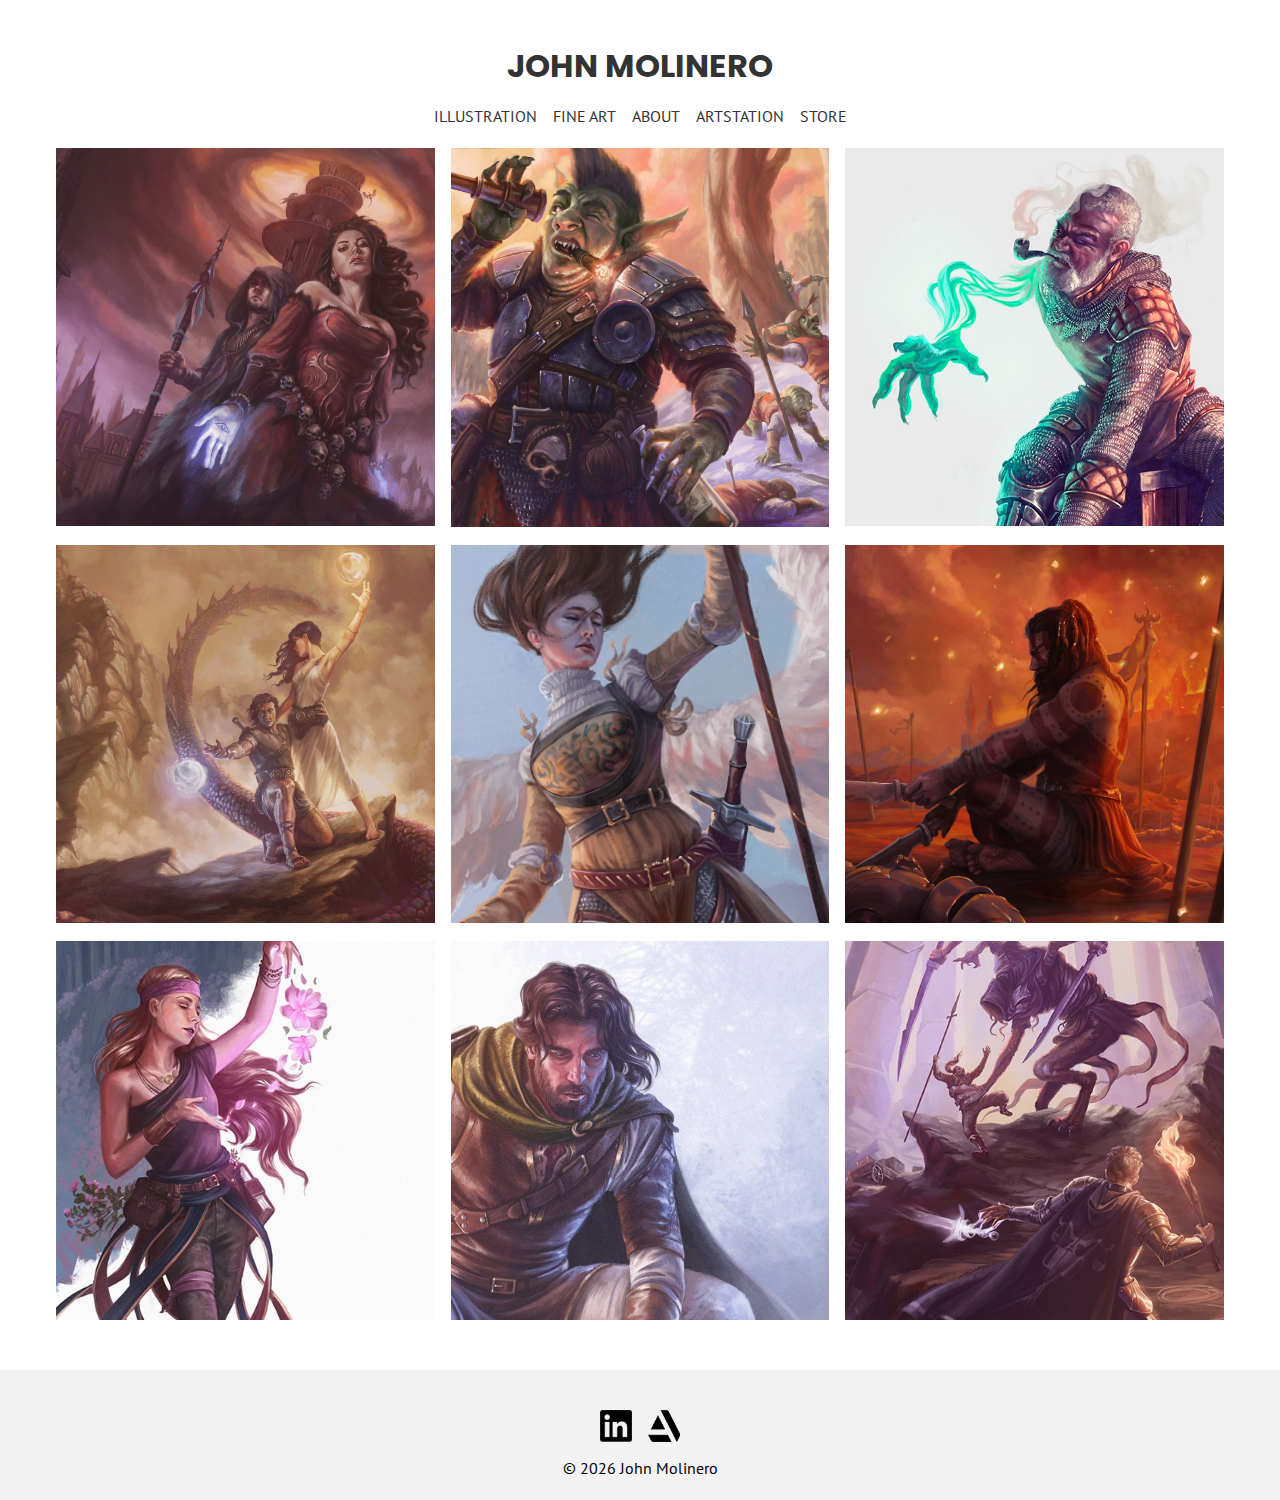
<file: index.html>
<!DOCTYPE html>

<html lang="en">
  <head>
    <meta charset="utf-8" />
    <meta name="viewport" content="width=device-width, initial-scale=1.0" />

    <title>John Molinero</title>
    <meta name="description" content="John Molinero's Portfolio" />

    <link rel="stylesheet" href="css/reset.css" />
    <link rel="stylesheet" href="css/styles.css" />
    <script src="js/nav.js"></script>
    <script src="js/footer.js"></script>
    <script src="js/images.js"></script>
  </head>

  <body>
    <div id="container">
      <aside id="info">
        <div id="name">
          <a href="/"><h1>John Molinero</h1></a>
        </div>
        <nav id="pages"></nav>
      </aside>
      <section id="main" class="grid">
        <a class="art">
          <img
            src="img/art/crops/john-molinero-john-molinero-the-sun-in-the-darkness.jpg"
            alt=""
          />
        </a>
        <a class="art">
          <img
            src="img/art/crops/john-molinero-john-molinero-goblin-lookout.jpg"
            alt=""
          />
        </a>
        <a class="art">
          <img src="img/art/crops/john-molinero-half-spirit.jpg" alt="" />
        </a>
        <a class="art">
          <img src="img/art/crops/john-molinero-torchlight-full.jpg" alt="" />
        </a>
        <a class="art">
          <img src="img/art/crops/john-molinero-angel.jpg" alt="" />
        </a>
        <a class="art">
          <img src="img/art/crops/john-molinero-burning-city.jpg" alt="" />
        </a>
        <!-- <a class="art">
          <img src="img/art/crops/john-molinero-shambler-wight.jpg" alt="" />
        </a> -->
        <a class="art">
          <img src="img/art/crops/john-molinero-anita.jpg" alt="" />
        </a>
        <a class="art">
          <img src="img/art/crops/john-molinero-ranger.jpg" alt="" />
        </a>
        <a class="art">
          <img
            src="img/art/crops/john-molinero-the-lost-tomb-of-the-wights.jpg"
            alt=""
          />
        </a>
      </section>
    </div>
    <footer id="footer"></footer>
    <script>
      new Nav(document.getElementById('pages'));
      new Footer(document.getElementById('footer'));
      new Images();
    </script>
  </body>
</html>
</file>
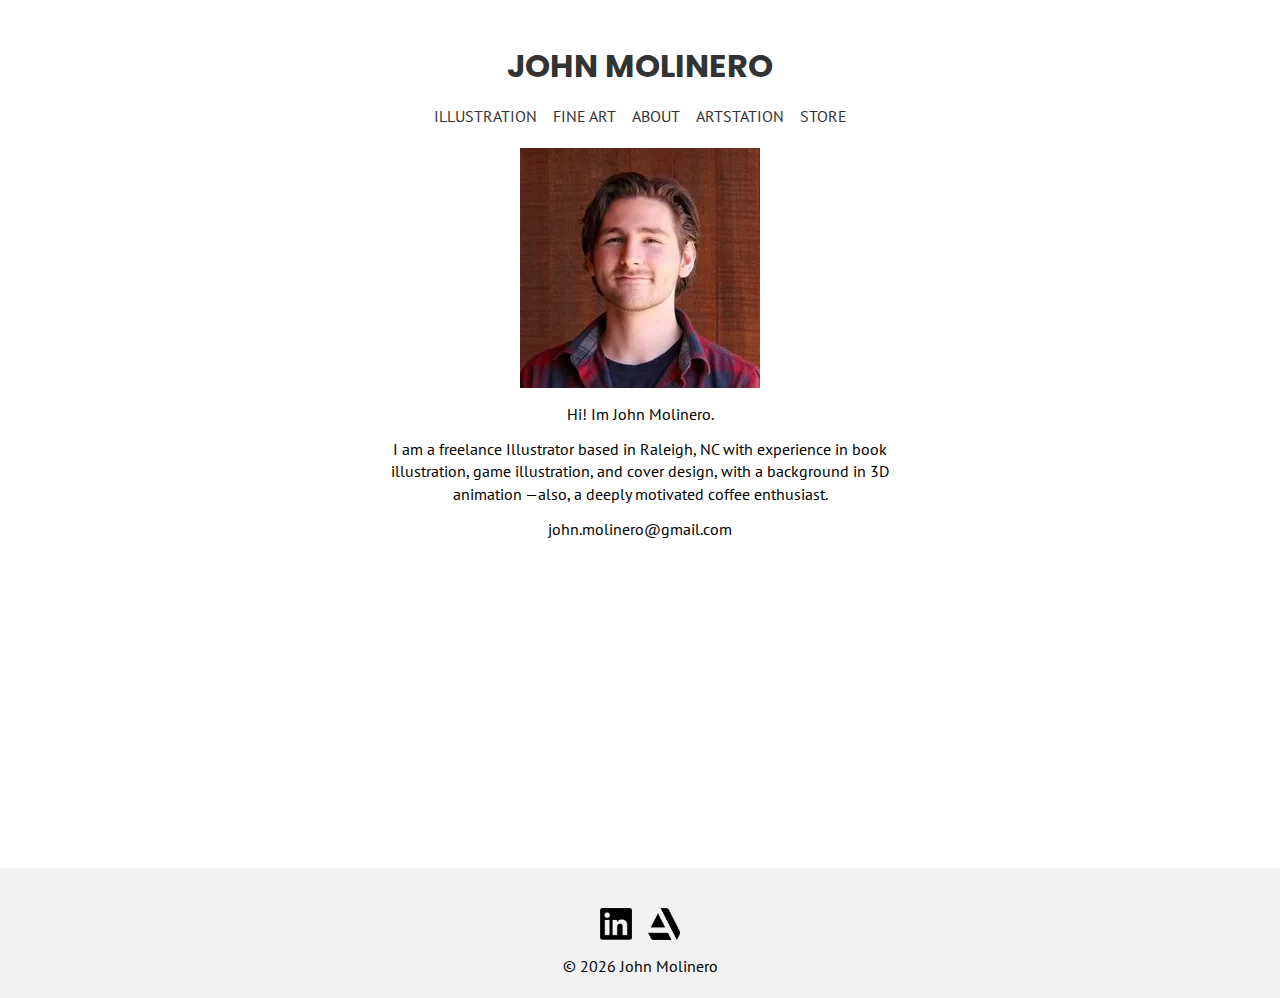
<file: about/index.html>
<!doctype html>

<html lang="en">
<head>
    <meta charset="utf-8">
    <meta name="viewport" content="width=device-width, initial-scale=1.0">

    <title>John Molinero</title>
    <meta name="description" content="John Molinero's Portfolio">

    <link rel="stylesheet" href="../css/reset.css">
    <link rel="stylesheet" href="../css/styles.css">
    <script src="/js/nav.js"></script>
    <script src="/js/footer.js"></script>
    <script src="/js/art-view.js"></script>
</head>

<body>
<div id="page">
    <div id="container">
        <aside id="info">
            <div id="name">
                <a href="/"><h1>John Molinero</h1></a>
            </div>
            <nav id="pages">
            </nav>
        </aside>
        <section id="main">
            <img src="/img/john-molinero.webp" alt="John Molinero"/>
            <p style="margin: 16px;">Hi! Im John Molinero.</p>
            <p  style="margin: 16px auto; max-width: 500px; line-height: 1.4;">I am a freelance Illustrator based in Raleigh, NC with experience in book illustration, game illustration, and cover design,  with a background in 3D animation —also, a deeply motivated coffee enthusiast.</p>
            <p style="margin: 16px;">john.molinero@gmail.com</p>
        </section>
    </div>
</div>
<footer id="footer">
</footer>
<script>
    new Nav(document.getElementById('pages'));
    new Footer(document.getElementById('footer'));
    new ArtView(document.getElementById('art-view'));
</script>
</body>
</html>
</file>
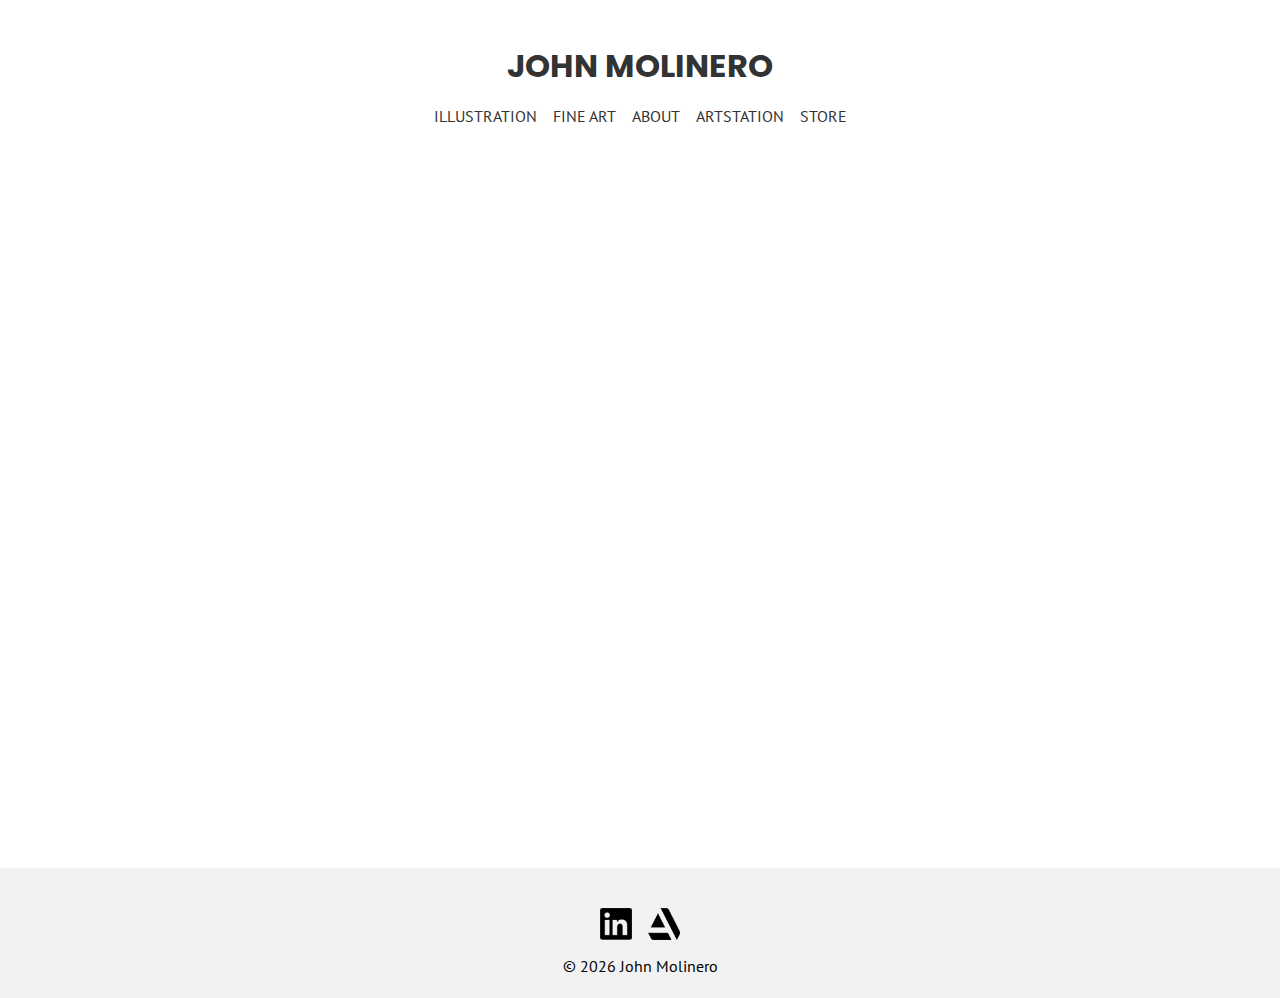
<file: art-view/index.html>
<!doctype html>

<html lang="en">
<head>
    <meta charset="utf-8">
    <meta name="viewport" content="width=device-width, initial-scale=1.0">

    <title>John Molinero</title>
    <meta name="description" content="John Molinero's Portfolio">

    <link rel="stylesheet" href="../css/reset.css">
    <link rel="stylesheet" href="../css/styles.css">
    <script src="/js/nav.js"></script>
    <script src="/js/footer.js"></script>
    <script src="/js/art-view.js"></script>
</head>

<body>
<div id="page">
    <div id="container">
        <aside id="info">
            <div id="name">
                <a href="/"><h1>John Molinero</h1></a>
            </div>
            <nav id="pages">
            </nav>
        </aside>
        <section id="art-view">
        </section>
    </div>
</div>
<footer id="footer">
</footer>
<script>
    new Nav(document.getElementById('pages'));
    new Footer(document.getElementById('footer'));
    new ArtView(document.getElementById('art-view'));
</script>
</body>
</html>
</file>
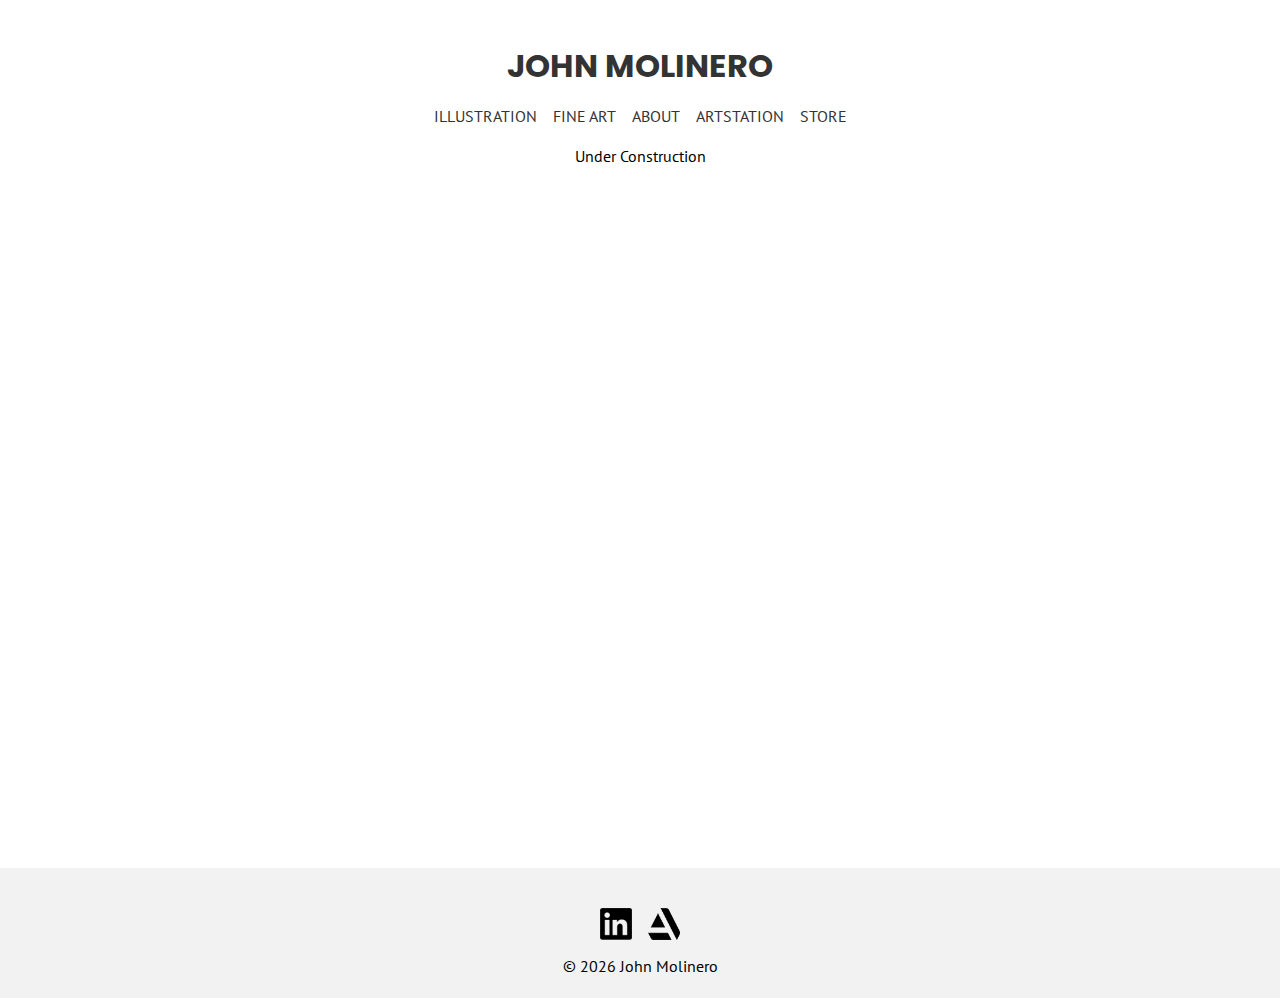
<file: contact/index.html>
<!doctype html>

<html lang="en">
<head>
    <meta charset="utf-8">
    <meta name="viewport" content="width=device-width, initial-scale=1.0">

    <title>John Molinero</title>
    <meta name="description" content="John Molinero's Portfolio">

    <link rel="stylesheet" href="../css/reset.css">
    <link rel="stylesheet" href="../css/styles.css">
    <script src="/js/nav.js"></script>
    <script src="/js/footer.js"></script>
    <script src="/js/art-view.js"></script>
</head>

<body>
<div id="page">
    <div id="container">
        <aside id="info">
            <div id="name">
                <a href="/"><h1>John Molinero</h1></a>
            </div>
            <nav id="pages">
            </nav>
        </aside>
        <section id="main">
            Under Construction
        </section>
    </div>
</div>
<footer id="footer">
</footer>
<script>
    new Nav(document.getElementById('pages'));
    new Footer(document.getElementById('footer'));
    new ArtView(document.getElementById('art-view'));
</script>
</body>
</html>
</file>
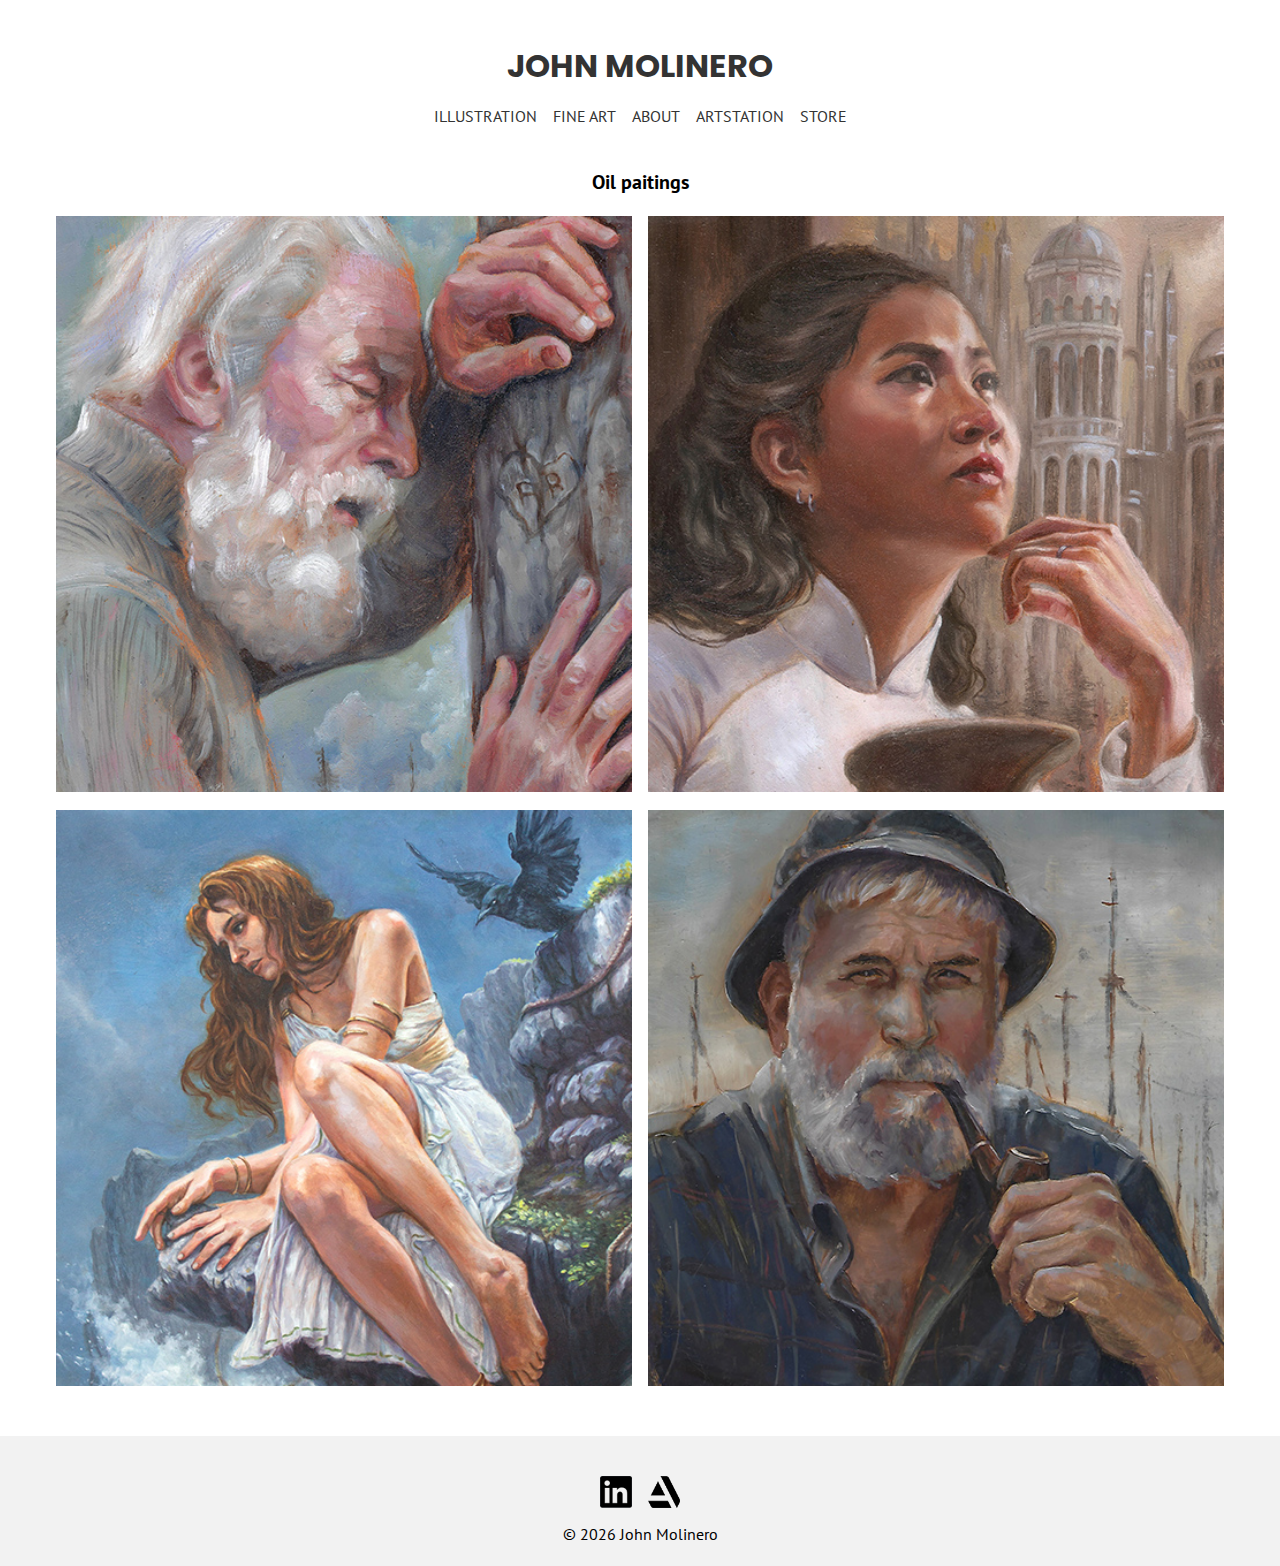
<file: fine-art/index.html>
<!DOCTYPE html>

<html lang="en">
  <head>
    <meta charset="utf-8" />
    <meta name="viewport" content="width=device-width, initial-scale=1.0" />

    <title>John Molinero</title>
    <meta name="description" content="John Molinero's Portfolio" />

    <link rel="stylesheet" href="/css/reset.css" />
    <link rel="stylesheet" href="/css/styles.css" />
    <script src="/js/nav.js"></script>
    <script src="/js/footer.js"></script>
    <script src="/js/images.js"></script>
  </head>

  <body>
    <div id="container">
      <aside id="info">
        <div id="name">
          <a href="/"><h1>John Molinero</h1></a>
        </div>
        <nav id="pages"></nav>
      </aside>
      <section>
        <p class="page-label">Oil paitings</p>
      </section>
      <section id="main" class="grid-2">
        <a class="art">
          <img src="/img/art/crops/john-molinero-old-man.jpg" alt="" />
        </a>
        <a class="art">
          <img src="/img/art/crops/john-molinero-handmaiden.jpg" alt="" />
        </a>
        <a class="art">
          <img src="/img/art/crops/john-molinero-sea-maiden.jpg" alt="" />
        </a>
        <a class="art">
          <img src="/img/art/crops/john-molinero-sea-man.jpg" alt="" />
        </a>
      </section>
    </div>
    <footer id="footer"></footer>
    <script>
      new Nav(document.getElementById('pages'));
      new Footer(document.getElementById('footer'));
      new Images();
    </script>
  </body>
</html>
</file>
<file: css/styles.css>
@import url('https://fonts.googleapis.com/css2?family=PT+Sans:wght@400;700&family=Poppins:wght@400;500;700&display=swap');

body {
  font-family: 'PT Sans', sans-serif;
}

h1 {
  font-family: 'Poppins', serif;
  font-weight: 700;
  text-transform: uppercase;
  line-height: 1.12;
  margin: 48px 0 24px 0;
}

h2 {
  font-family: 'Poppins', serif;
  font-size: 20px;
  font-weight: 400;
  color: #555;
  line-height: 1.12;
  margin: 48px 0 24px 0;
}

#container {
  padding: 0 16px;
  width: 100%;
  max-width: 1200px;
  margin: 0 auto;
  text-align: center;
  flex: 1 0 auto;
  min-height: calc(100vh - 80px);
}

#footer {
  flex: 0 0 auto;
}

nav {
  margin: 24px 0;
}

nav a {
  padding: 8px;
  text-transform: uppercase;
}

#main.grid {
  display: grid;
  grid-template-columns: 1fr 1fr 1fr;
  gap: 16px;
  padding-bottom: 48px;
}

#main.grid-2 {
  display: grid;
  grid-template-columns: 1fr 1fr;
  gap: 16px;
  padding-bottom: 48px;
}

@media (max-width: 768px) {
  #main {
    grid-template-columns: 1fr 1fr;
  }
}

#main .art {
  display: inline-block;
}

#main .art img {
  aspect-ratio: 1/1;
  width: 100%;
  object-fit: cover;
}

#art-view {
  padding: 0 0 24px 0;
}

#art-view p {
  margin: 24px 0;
  font-size: 16px;
}

figure.art {
}

footer {
  background-color: #f2f2f2;
  padding: 24px 0;
  text-align: center;
}

footer a {
  margin: 16px 8px;
  display: inline-block;
}

footer a img {
  width: 32px;
  height: 32px;
}

.page-label {
  font-size: 20px;
  font-weight: 700;
  margin: 48px 0 24px 0;
}
</file>
